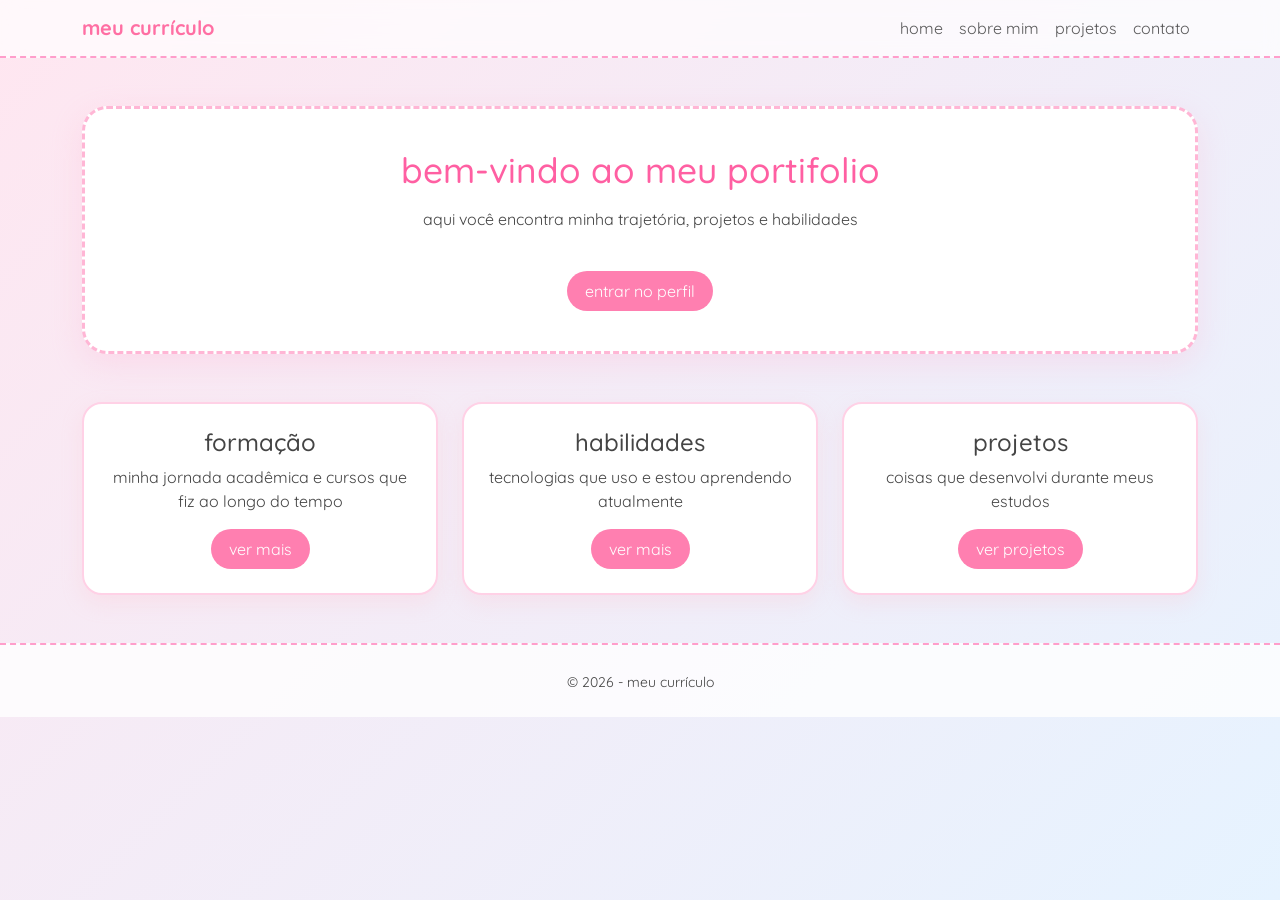
<file: cvonline/index.html>
<!DOCTYPE html>
<html lang="pt-BR">

<head>
    <meta charset="UTF-8">
    <meta name="viewport" content="width=device-width, initial-scale=1.0">
    <title> meu currículo </title>


    <link href="https://cdn.jsdelivr.net/npm/bootstrap@5.3.8/dist/css/bootstrap.min.css" rel="stylesheet">
    <link rel="preconnect" href="https://fonts.googleapis.com">
    <link href="https://fonts.googleapis.com/css2?family=Quicksand:wght@300;400;600;700&display=swap" rel="stylesheet">

    <style>
        body {
            font-family: 'Quicksand', sans-serif;
            background: linear-gradient(135deg, #ffe6f0, #e6f3ff);
            background-attachment: fixed;
            color: #444;
        }

        .navbar {
            background: rgba(255, 255, 255, 0.7) !important;
            backdrop-filter: blur(10px);
            border-bottom: 2px dashed #ff9ecb;
        }

        .navbar-brand {
            color: #ff6fa3 !important;
            font-weight: bold;
        }

        .hero-box {
            background: #fff;
            border-radius: 25px;
            border: 3px dashed #ffb6d5;
            box-shadow: 0 10px 30px rgba(255, 182, 213, 0.3);
            text-align: center;
            padding: 40px;
        }

        .kawaii-title {
            font-size: 2.2rem;
            color: #ff5fa2;
        }

        .kawaii-card {
            background: #ffffff;
            border-radius: 20px;
            border: 2px solid #ffd1e6;
            box-shadow: 0 8px 20px rgba(255, 192, 203, 0.25);
            transition: 0.3s;
        }

        .kawaii-card:hover {
            transform: translateY(-5px) rotate(-1deg);
            box-shadow: 0 12px 25px rgba(255, 150, 200, 0.4);
        }

        .btn-kawaii {
            background: #ff7fb0;
            color: white;
            border-radius: 30px;
            padding: 8px 18px;
            border: none;
            transition: 0.3s;
        }

        .btn-kawaii:hover {
            background: #ff4f93;
            transform: scale(1.05);
        }

        .tag {
            display: inline-block;
            background: #fff0f6;
            border: 1px dashed #ff9ecb;
            padding: 3px 10px;
            border-radius: 12px;
            font-size: 12px;
            margin: 2px;
        }

        footer {
            background: rgba(255, 255, 255, 0.8);
            border-top: 2px dashed #ff9ecb;
        }
    </style>
</head>

<body>

<nav class="navbar navbar-expand-lg">
    <div class="container">

        <a class="navbar-brand" href="#">
             meu currículo 
        </a>

        <button class="navbar-toggler" data-bs-toggle="collapse" data-bs-target="#menu">
            ☰
        </button>

        <div class="collapse navbar-collapse" id="menu">

            <ul class="navbar-nav ms-auto">
                <li class="nav-item"><a class="nav-link" href="index.html">home</a></li>
                <li class="nav-item"><a class="nav-link" href="sobre.html">sobre mim</a></li>
                <li class="nav-item"><a class="nav-link" href="portifolio.html">projetos</a></li>
                <li class="nav-item"><a class="nav-link" href="contato.html">contato</a></li>
            </ul>

        </div>
    </div>
</nav>

<div class="container mt-5">

    <div class="hero-box">

        <h1 class="kawaii-title"> bem-vindo ao meu portifolio </h1>

        <p class="mt-3">
            aqui você encontra minha trajetória, projetos e habilidades 
        </p>

        <div class="mt-3">
        </div>

        <a href="sobre.html" class="btn btn-kawaii mt-4">
            entrar no perfil 
        </a>

    </div>
</div>

<div class="container mt-5">

    <div class="row g-4">

        <div class="col-md-4">
            <div class="kawaii-card p-4 text-center">

                <h4>formação</h4>

                <p>minha jornada acadêmica e cursos que fiz ao longo do tempo</p>

                <a href="sobre.html" class="btn btn-kawaii">ver mais</a>

            </div>
        </div>

        <div class="col-md-4">
            <div class="kawaii-card p-4 text-center">

                <h4>habilidades</h4>

                <p>tecnologias que uso e estou aprendendo atualmente</p>

                <a href="sobre.html" class="btn btn-kawaii">ver mais</a>

            </div>
        </div>

        <div class="col-md-4">
            <div class="kawaii-card p-4 text-center">

                <h4>projetos</h4>

                <p>coisas que desenvolvi durante meus estudos</p>

                <a href="portifolio.html" class="btn btn-kawaii">ver projetos</a>

            </div>
        </div>

    </div>

</div>

<footer class="text-center p-4 mt-5">
    <small>© 2026 - meu currículo </small>

</footer>

<script src="https://cdn.jsdelivr.net/npm/bootstrap@5.3.8/dist/js/bootstrap.bundle.min.js"></script>

</body>
</html>
</file>
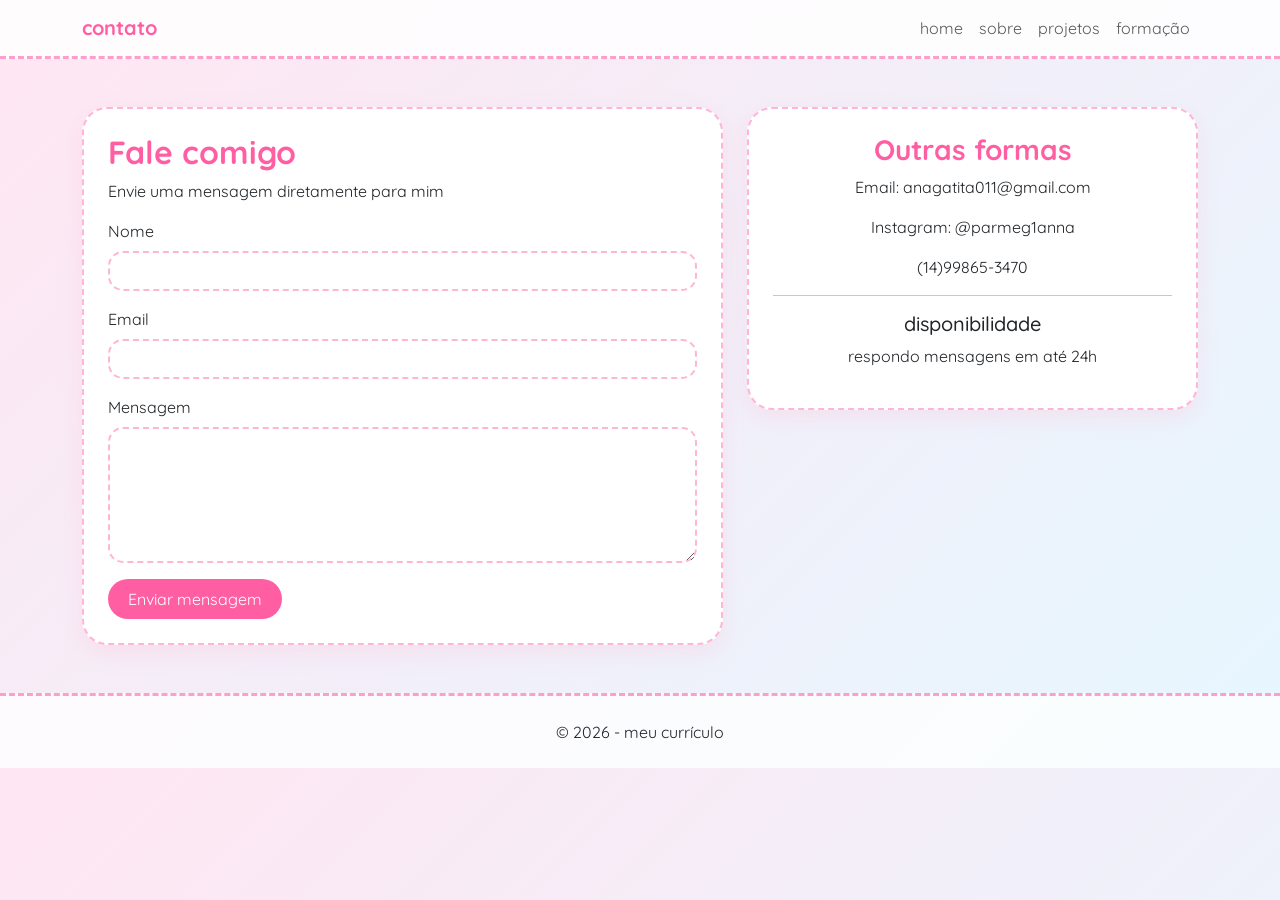
<file: cvonline/js/contato.html>
<!DOCTYPE html>
<html lang="pt-BR">

<head>
    <meta charset="UTF-8">
    <meta name="viewport" content="width=device-width, initial-scale=1.0">
    <title>Contato </title>

    <!-- Bootstrap -->
    <link href="https://cdn.jsdelivr.net/npm/bootstrap@5.3.8/dist/css/bootstrap.min.css" rel="stylesheet">

    <!-- Fonte -->
    <link href="https://fonts.googleapis.com/css2?family=Quicksand:wght@400;600;700&display=swap" rel="stylesheet">

    <style>
        body {
            font-family: 'Quicksand', sans-serif;
            background: linear-gradient(135deg, #ffe6f2, #e6f7ff);
        }

        .navbar {
            background: rgba(255,255,255,0.85);
            backdrop-filter: blur(10px);
            border-bottom: 3px dashed #ff9ecb;
        }

        .navbar-brand {
            color: #ff5fa2 !important;
            font-weight: bold;
        }

        .kawaii-card {
            background: white;
            border: 2px dashed #ffb6d5;
            border-radius: 25px;
            box-shadow: 0 8px 20px rgba(255,182,213,.25);
        }

        h2, h3 {
            color: #ff5fa2;
            font-weight: bold;
        }

        .tag {
            display: inline-block;
            background: #fff0f7;
            border: 1px dashed #ff9ecb;
            padding: 5px 12px;
            border-radius: 20px;
            margin: 3px;
            font-size: 13px;
        }

        footer {
            background: rgba(255,255,255,0.8);
            border-top: 3px dashed #ff9ecb;
        }

        .form-control {
            border-radius: 15px;
            border: 2px dashed #ffb6d5;
        }

        .btn-kawaii {
            background: #ff5fa2;
            color: white;
            border-radius: 20px;
            padding: 8px 20px;
            border: none;
        }

        .btn-kawaii:hover {
            background: #ff3f8e;
        }
    </style>

</head>

<body>

<!-- NAV -->
<nav class="navbar navbar-expand-lg">

    <div class="container">

        <a class="navbar-brand" href="index.html">
            contato 
        </a>

        <button class="navbar-toggler"
                data-bs-toggle="collapse"
                data-bs-target="#menu">
            ☰
        </button>

        <div class="collapse navbar-collapse" id="menu">

            <ul class="navbar-nav ms-auto">

                <li class="nav-item">
                    <a class="nav-link" href="index.html">home</a>
                </li>

                <li class="nav-item">
                    <a class="nav-link" href="sobre.html">sobre</a>
                </li>

                <li class="nav-item">
                    <a class="nav-link" href="portfolio.html">projetos</a>
                </li>

                <li class="nav-item">
                    <a class="nav-link" href="formacao.html">formação</a>
                </li>

            </ul>

        </div>

    </div>

</nav>

<div class="container mt-5">

    <div class="row g-4">

        <!-- FORMULÁRIO -->
        <div class="col-lg-7">

            <div class="kawaii-card p-4">

                <h2>Fale comigo</h2>

                <p>
                    Envie uma mensagem diretamente para mim 
                </p>

                <form action="mailto:anagatita011@gmail.com"
                      method="post"
                      enctype="text/plain">

                    <div class="mb-3">

                        <label class="form-label">Nome</label>

                        <input type="text"
                               class="form-control"
                               name="Nome"
                               required>

                    </div>

                    <div class="mb-3">

                        <label class="form-label">Email</label>

                        <input type="email"
                               class="form-control"
                               name="Email"
                               required>

                    </div>

                    <div class="mb-3">

                        <label class="form-label">Mensagem</label>

                        <textarea class="form-control"
                                  rows="5"
                                  name="Mensagem"
                                  required></textarea>

                    </div>

                    <button class="btn-kawaii">
                        Enviar mensagem 
                    </button>

                </form>

            </div>

        </div>

        <!-- SIDEBAR -->
        <div class="col-lg-5">

            <div class="kawaii-card p-4 text-center mb-4">

                <h3>Outras formas</h3>

                <p>Email: anagatita011@gmail.com</p>
                <p>Instagram: @parmeg1anna</p>
                <p>(14)99865-3470</p>

                <hr>

                <h5>disponibilidade</h5>

                <p>respondo mensagens em até 24h</p>

            </div>
        </div>

    </div>

</div>

<footer class="text-center p-4 mt-5">

     © 2026 - meu currículo 

</footer>

<!-- Bootstrap JS -->
<script src="https://cdn.jsdelivr.net/npm/bootstrap@5.3.8/dist/js/bootstrap.bundle.min.js"></script>

</body>

</html>
</file>
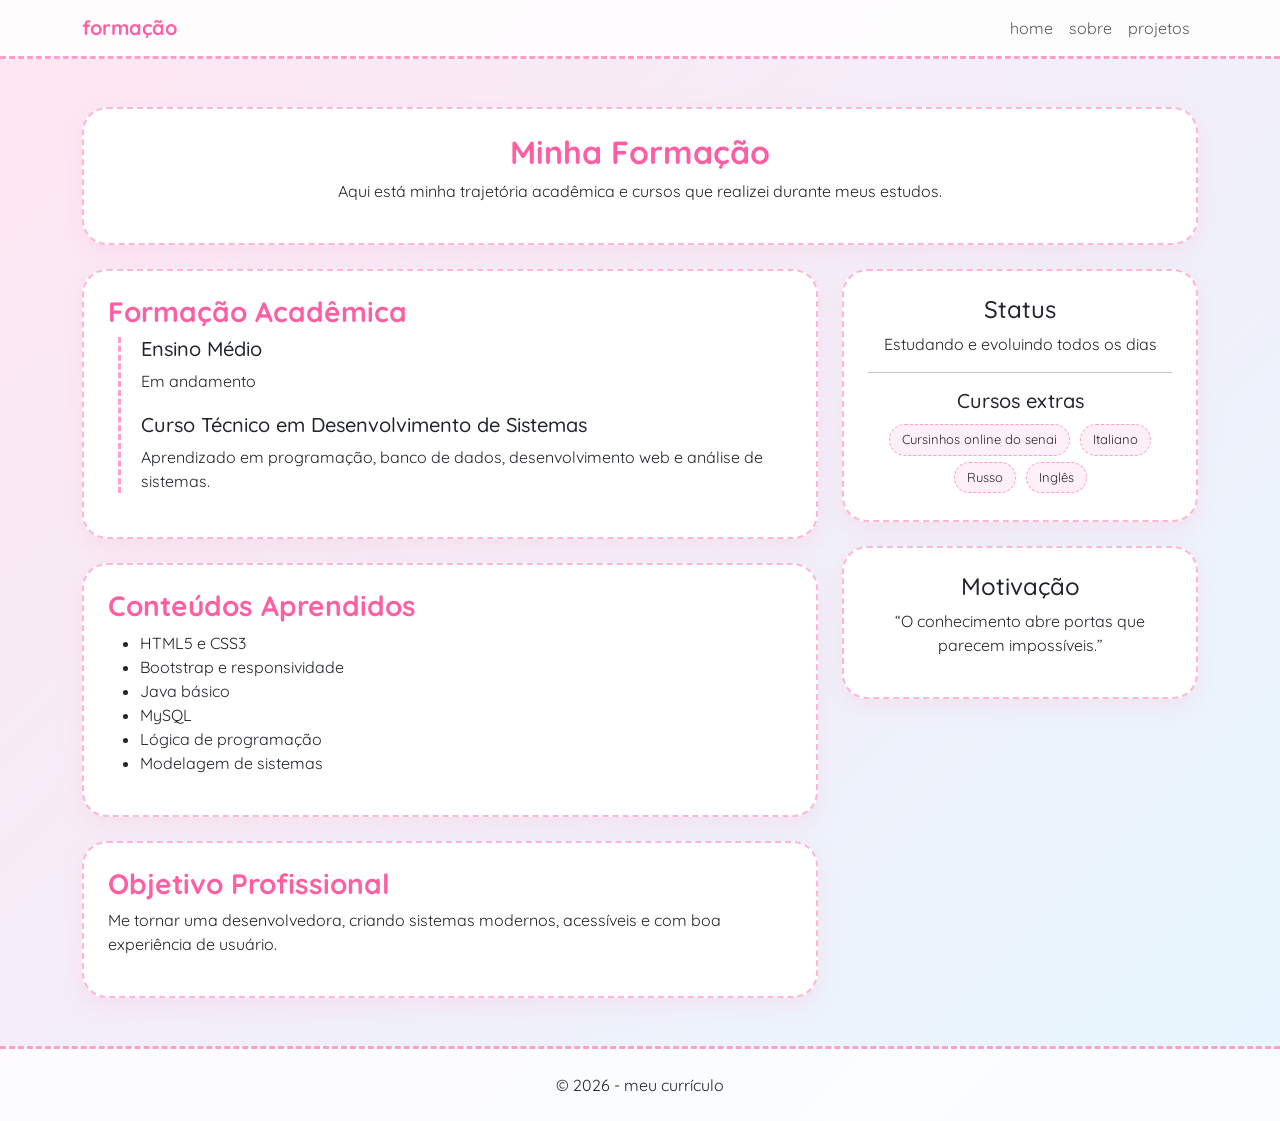
<file: cvonline/js/formacao.html>
<!DOCTYPE html>
<html lang="pt-BR">

<head>
    <meta charset="UTF-8">
    <meta name="viewport" content="width=device-width, initial-scale=1.0">
    <title>Formação</title>

    <!-- Bootstrap -->
    <link href="https://cdn.jsdelivr.net/npm/bootstrap@5.3.8/dist/css/bootstrap.min.css" rel="stylesheet">

    <!-- Fonte -->
    <link href="https://fonts.googleapis.com/css2?family=Quicksand:wght@400;600;700&display=swap" rel="stylesheet">

    <style>
        body {
            font-family: 'Quicksand', sans-serif;
            background: linear-gradient(135deg, #ffe6f2, #e6f7ff);
        }

        .navbar {
            background: rgba(255, 255, 255, 0.85);
            backdrop-filter: blur(10px);
            border-bottom: 3px dashed #ff9ecb;
        }

        .navbar-brand {
            color: #ff5fa2 !important;
            font-weight: bold;
        }

        .kawaii-card {
            background: white;
            border: 2px dashed #ffb6d5;
            border-radius: 25px;
            box-shadow: 0 8px 20px rgba(255, 182, 213, .25);
        }

        h2, h3 {
            color: #ff5fa2;
            font-weight: bold;
        }

        .tag {
            display: inline-block;
            background: #fff0f7;
            border: 1px dashed #ff9ecb;
            padding: 5px 12px;
            border-radius: 20px;
            margin: 3px;
            font-size: 13px;
        }

        .timeline {
            border-left: 3px dashed #ff9ecb;
            padding-left: 20px;
            margin-left: 10px;
        }

        .item {
            margin-bottom: 20px;
        }

        footer {
            background: rgba(255,255,255,0.8);
            border-top: 3px dashed #ff9ecb;
        }
    </style>

</head>

<body>

<!-- NAV -->
<nav class="navbar navbar-expand-lg">

    <div class="container">

        <a class="navbar-brand" href="index.html">
             formação 
        </a>

        <button class="navbar-toggler"
                data-bs-toggle="collapse"
                data-bs-target="#menu">
            ☰
        </button>

        <div class="collapse navbar-collapse" id="menu">

            <ul class="navbar-nav ms-auto">

                <li class="nav-item">
                    <a class="nav-link" href="index.html">home</a>
                </li>

                <li class="nav-item">
                    <a class="nav-link" href="sobre.html">sobre</a>
                </li>

                <li class="nav-item">
                    <a class="nav-link" href="portfolio.html">projetos</a>
                </li>

            </ul>

        </div>

    </div>

</nav>

<div class="container mt-5">

    <!-- CABEÇALHO -->
    <div class="kawaii-card p-4 text-center mb-4">

        <h2>Minha Formação</h2>

        <p>
            Aqui está minha trajetória acadêmica e cursos que realizei durante meus estudos.
        </p>

    </div>

    <div class="row g-4">

        <!-- COLUNA PRINCIPAL -->
        <div class="col-lg-8">

            <div class="kawaii-card p-4 mb-4">

                <h3>Formação Acadêmica</h3>

                <div class="timeline">

                    <div class="item">
                        <h5>Ensino Médio</h5>
                        <p>Em andamento</p>
                    </div>

                    <div class="item">
                        <h5>Curso Técnico em Desenvolvimento de Sistemas</h5>
                        <p>
                            Aprendizado em programação, banco de dados,
                            desenvolvimento web e análise de sistemas.
                        </p>
                    </div>

                </div>

            </div>

            <div class="kawaii-card p-4 mb-4">

                <h3> Conteúdos Aprendidos</h3>

                <ul>
                    <li>HTML5 e CSS3</li>
                    <li>Bootstrap e responsividade</li>
                    <li>Java básico</li>
                    <li>MySQL</li>
                    <li>Lógica de programação</li>
                    <li>Modelagem de sistemas</li>
                </ul>

            </div>

            <div class="kawaii-card p-4">

                <h3> Objetivo Profissional</h3>

                <p>
                    Me tornar uma desenvolvedora, 
                    criando sistemas modernos, acessíveis e com boa experiência de usuário.
                </p>

            </div>

        </div>

        <!-- SIDEBAR -->
        <div class="col-lg-4">

            <div class="kawaii-card p-4 text-center mb-4">

                <h4> Status</h4>

                <p>Estudando e evoluindo todos os dias</p>

                <hr>

                <h5>Cursos extras</h5>

                <span class="tag">Cursinhos online do senai</span>
                <span class="tag">Italiano</span>
                <span class="tag">Russo</span>
                <span class="tag">Inglês</span>

            </div>

            <div class="kawaii-card p-4 text-center">

                <h4>Motivação</h4>

                <p>
                    “O conhecimento abre portas que parecem impossíveis.”
                </p>

            </div>

        </div>

    </div>

</div>

<footer class="text-center p-4 mt-5">

     © 2026 - meu currículo 

</footer>

<!-- Bootstrap JS -->
<script src="https://cdn.jsdelivr.net/npm/bootstrap@5.3.8/dist/js/bootstrap.bundle.min.js"></script>

</body>

</html>
</file>
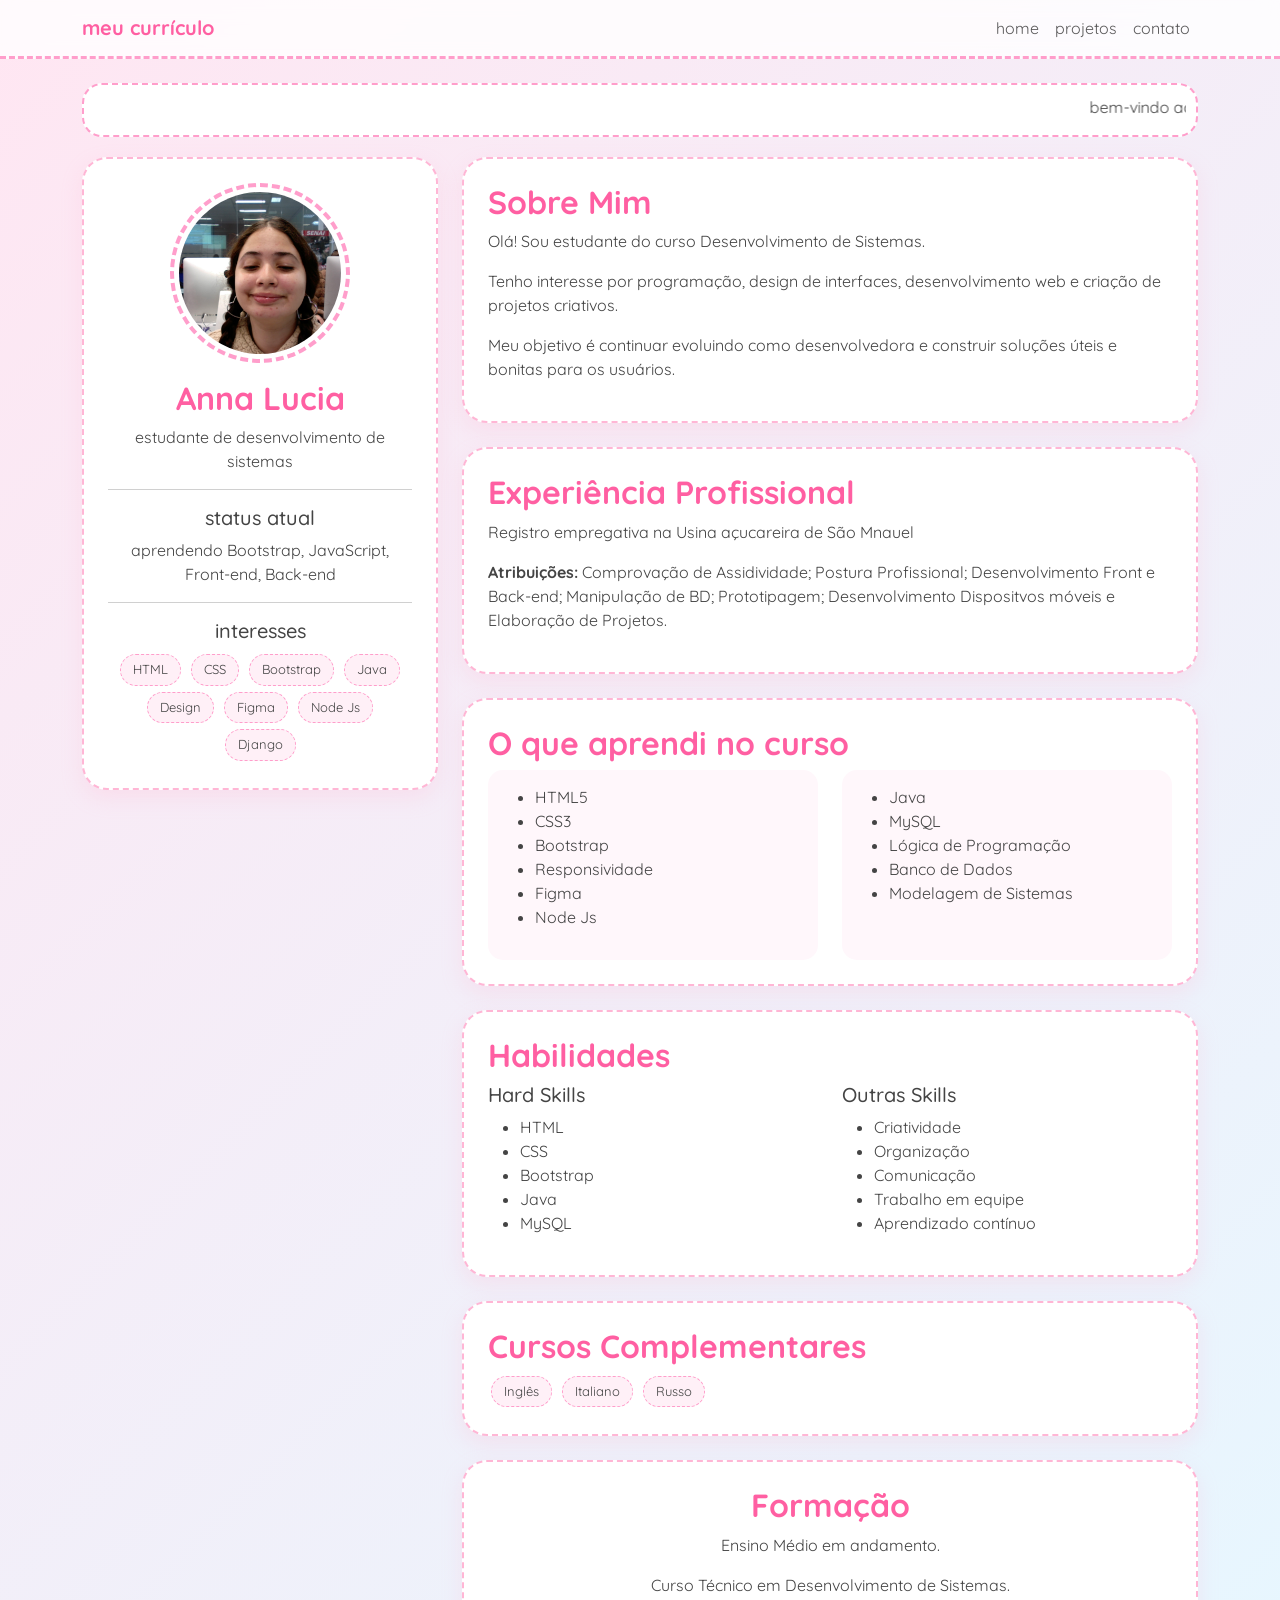
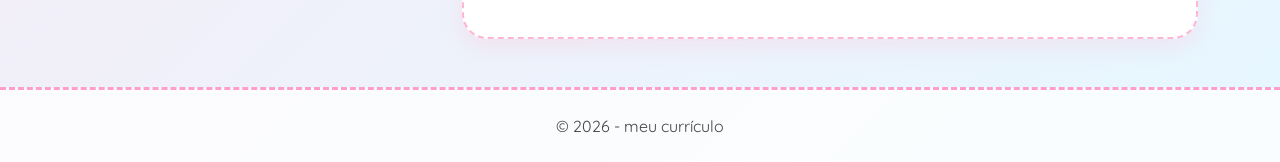
<file: cvonline/js/sobre.html>
<!DOCTYPE html>
<html lang="pt-BR">

<head>
    <meta charset="UTF-8">
    <meta name="viewport" content="width=device-width, initial-scale=1.0">
    <title>Sobre Mim</title>

    <link href="https://cdn.jsdelivr.net/npm/bootstrap@5.3.8/dist/css/bootstrap.min.css" rel="stylesheet">

    <link rel="preconnect" href="https://fonts.googleapis.com">
    <link href="https://fonts.googleapis.com/css2?family=Quicksand:wght@400;500;700&display=swap" rel="stylesheet">

    <style>
        body {
            font-family: 'Quicksand', sans-serif;
            background: linear-gradient(135deg, #ffe6f2, #e6f7ff);
            color: #444;
        }

        .navbar {
            background: rgba(255, 255, 255, 0.8);
            backdrop-filter: blur(10px);
            border-bottom: 3px dashed #ff9ecb;
        }

        .navbar-brand {
            color: #ff5fa2 !important;
            font-weight: bold;
        }

        .marquee-box {
            background: white;
            border: 2px dashed #ff9ecb;
            border-radius: 20px;
            padding: 10px;
            margin-bottom: 20px;
        }

        .kawaii-card {
            background: white;
            border: 2px dashed #ffb6d5;
            border-radius: 25px;
            box-shadow: 0 8px 20px rgba(255, 182, 213, .25);
            transition: .3s;
        }

        .kawaii-card:hover {
            transform: translateY(-4px);
        }

        .tag {
            display: inline-block;
            background: #fff0f7;
            border: 1px dashed #ff9ecb;
            padding: 5px 12px;
            border-radius: 20px;
            margin: 3px;
            font-size: 13px;
        }

        .profile-img {
            width: 180px;
            height: 180px;
            object-fit: cover;
            border: 4px dashed #ff9ecb;
            padding: 5px;
        }

        h2,
        h3 {
            color: #ff5fa2;
            font-weight: bold;
        }

        .skill-box {
            background: #fff7fb;
            border-radius: 15px;
            padding: 15px;
            height: 100%;
        }

        .blink {
            animation: piscar 1s infinite;
        }

        @keyframes piscar {
            50% {
                opacity: .4;
            }
        }

        footer {
            background: rgba(255, 255, 255, .8);
            border-top: 3px dashed #ff9ecb;
        }
    </style>

</head>

<body>

<!-- NAVBAR -->
<nav class="navbar navbar-expand-lg">
    <div class="container">
        <a class="navbar-brand" href="index.html">meu currículo</a>

        <button class="navbar-toggler" data-bs-toggle="collapse" data-bs-target="#menu">☰</button>

        <div class="collapse navbar-collapse" id="menu">
            <ul class="navbar-nav ms-auto">
                <li class="nav-item"><a class="nav-link" href="index.html">home</a></li>
                <li class="nav-item"><a class="nav-link" href="portfolio.html">projetos</a></li>
                <li class="nav-item"><a class="nav-link" href="contato.html">contato</a></li>
            </ul>
        </div>
    </div>
</nav>

<div class="container mt-4">

    <div class="marquee-box">
        <marquee>bem-vindo ao meu curriculo! obrigada pela visita!</marquee>
    </div>

    <div class="row g-4">

        <!-- SIDEBAR -->
        <div class="col-lg-4">

            <div class="kawaii-card p-4 text-center mb-4">

                <img src="perfil.jpg" class="profile-img rounded-circle mb-3">

                <h2>Anna Lucia</h2>

                <p>estudante de desenvolvimento de sistemas</p>

                <hr>

                <h5>status atual</h5>

                <p class="blink">
                    aprendendo Bootstrap, JavaScript, Front-end, Back-end
                </p>

                <hr>

                <h5>interesses</h5>

                <span class="tag">HTML</span>
                <span class="tag">CSS</span>
                <span class="tag">Bootstrap</span>
                <span class="tag">Java</span>
                <span class="tag">Design</span>
                <span class="tag">Figma</span>
                <span class="tag">Node Js</span>
                <span class="tag">Django</span>

            </div>

        </div>

        <!-- CONTEÚDO -->
        <div class="col-lg-8">

            <!-- SOBRE -->
            <div class="kawaii-card p-4 mb-4">

                <h2>Sobre Mim</h2>

                <p>Olá! Sou estudante do curso Desenvolvimento de Sistemas.</p>

                <p>Tenho interesse por programação, design de interfaces, desenvolvimento web e criação de projetos criativos.</p>

                <p>Meu objetivo é continuar evoluindo como desenvolvedora e construir soluções úteis e bonitas para os usuários.</p>

            </div>

            <!-- EXPERIÊNCIA PROFISSIONAL -->
            <div class="kawaii-card p-4 mb-4">

                <h2>Experiência Profissional</h2>

                <p>Registro empregativa na Usina açucareira de São Mnauel</p>
                
                <p><strong>Atribuições:</strong>
                    Comprovação de Assidividade; Postura Profissional; Desenvolvimento Front e Back-end; Manipulação de BD; Prototipagem; Desenvolvimento Dispositvos móveis e Elaboração de Projetos.
                </p>

            </div>

            <!-- O QUE APRENDEU -->
            <div class="kawaii-card p-4 mb-4">

                <h2>O que aprendi no curso</h2>

                <div class="row">

                    <div class="col-md-6">
                        <div class="skill-box">
                            <ul>
                                <li>HTML5</li>
                                <li>CSS3</li>
                                <li>Bootstrap</li>
                                <li>Responsividade</li>
                                <li>Figma</li>
                                <li>Node Js</li>
                            </ul>
                        </div>
                    </div>

                    <div class="col-md-6">
                        <div class="skill-box">
                            <ul>
                                <li>Java</li>
                                <li>MySQL</li>
                                <li>Lógica de Programação</li>
                                <li>Banco de Dados</li>
                                <li>Modelagem de Sistemas</li>
                            </ul>
                        </div>
                    </div>

                </div>

            </div>

            <!-- HABILIDADES -->
            <div class="kawaii-card p-4 mb-4">

                <h2>Habilidades</h2>

                <div class="row">

                    <div class="col-md-6">
                        <h5>Hard Skills</h5>
                        <ul>
                            <li>HTML</li>
                            <li>CSS</li>
                            <li>Bootstrap</li>
                            <li>Java</li>
                            <li>MySQL</li>
                        </ul>
                    </div>

                    <div class="col-md-6">
                        <h5> Outras Skills</h5>
                        <ul>
                            <li>Criatividade</li>
                            <li>Organização</li>
                            <li>Comunicação</li>
                            <li>Trabalho em equipe</li>
                            <li>Aprendizado contínuo</li>
                        </ul>
                    </div>

                </div>

            </div>

            <!-- CURSOS -->
            <div class="kawaii-card p-4 mb-4">

                <h2>Cursos Complementares</h2>

                <span class="tag">Inglês</span>
                <span class="tag">Italiano</span>
                <span class="tag">Russo</span>

            </div>

            <!-- FORMAÇÃO -->
            <div class="kawaii-card p-4 text-center">

                <h2>Formação</h2>

                <p>Ensino Médio em andamento.</p>
                <p>Curso Técnico em Desenvolvimento de Sistemas.</p>

            </div>

        </div>

    </div>

</div>

<footer class="text-center p-4 mt-5">
    <p class="mb-0">© 2026 - meu currículo</p>
</footer>

<script src="https://cdn.jsdelivr.net/npm/bootstrap@5.3.8/dist/js/bootstrap.bundle.min.js"></script>

</body>

</html>
</file>
